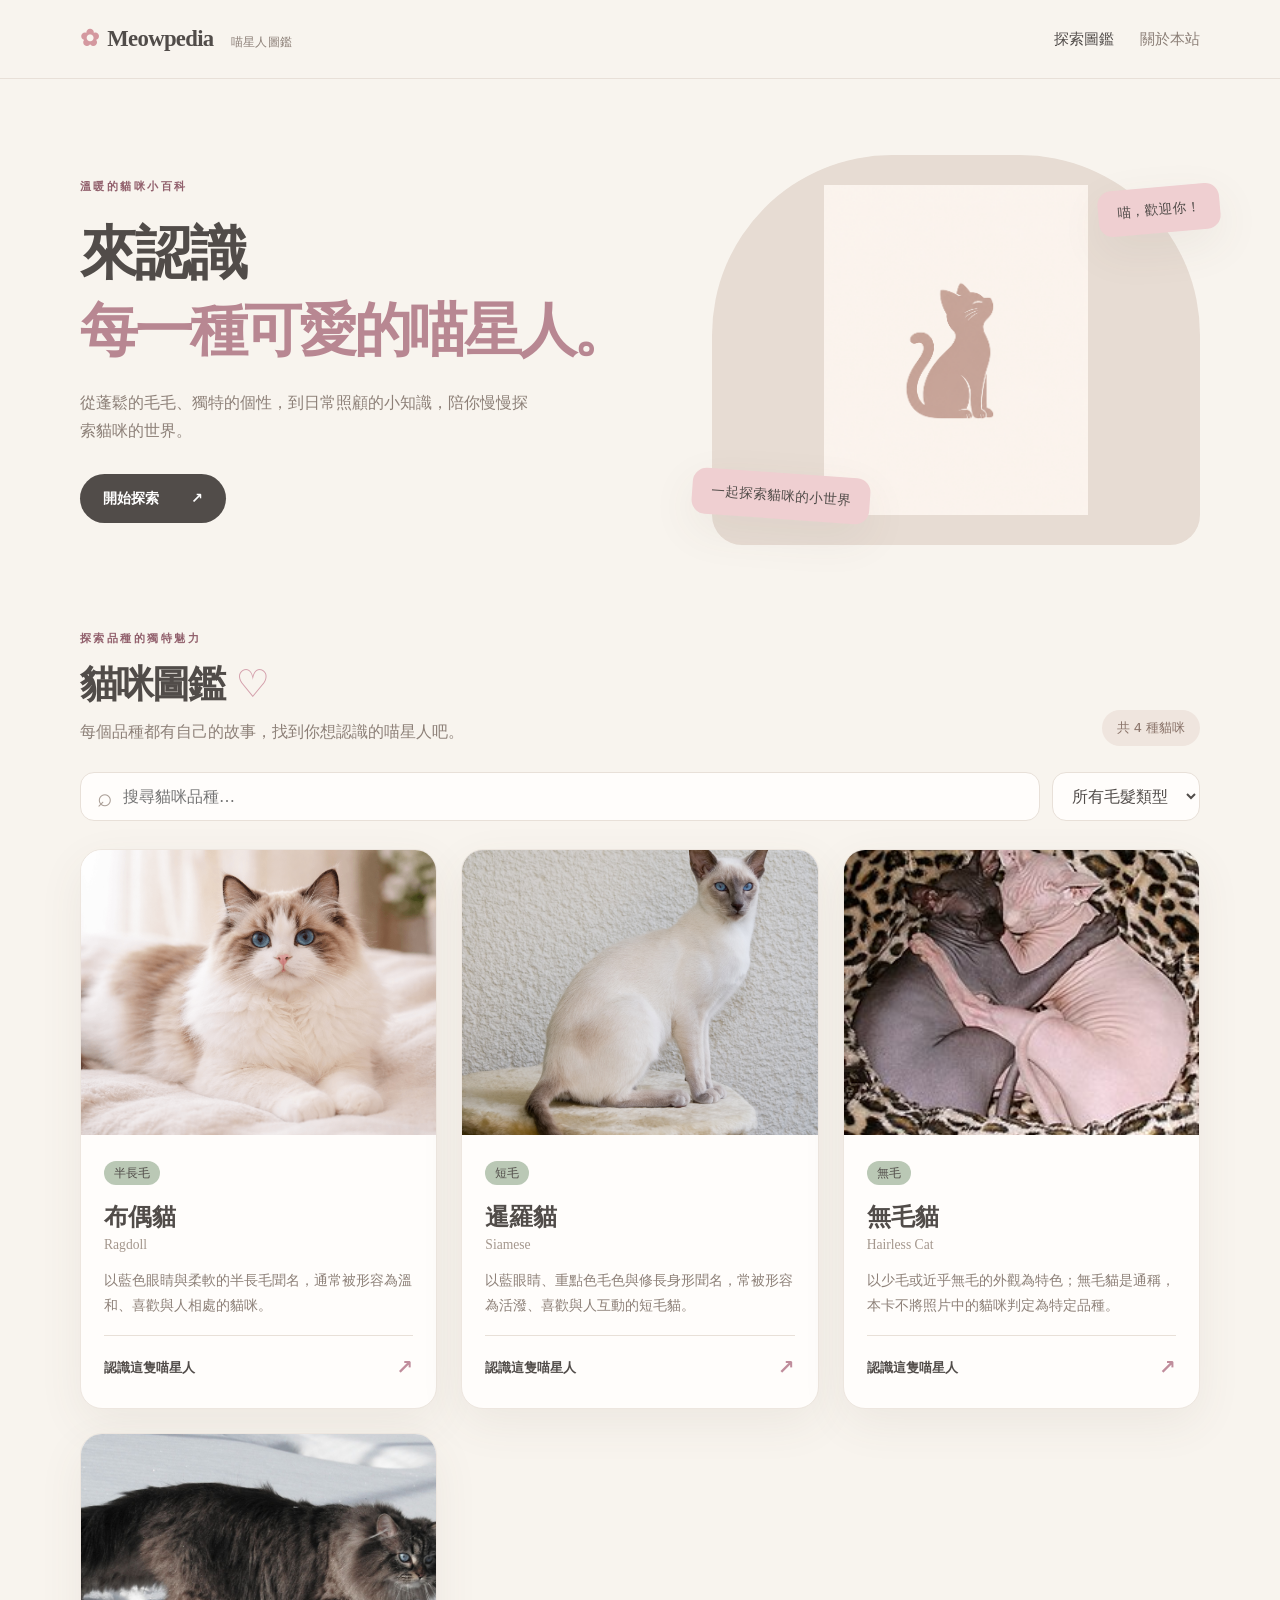
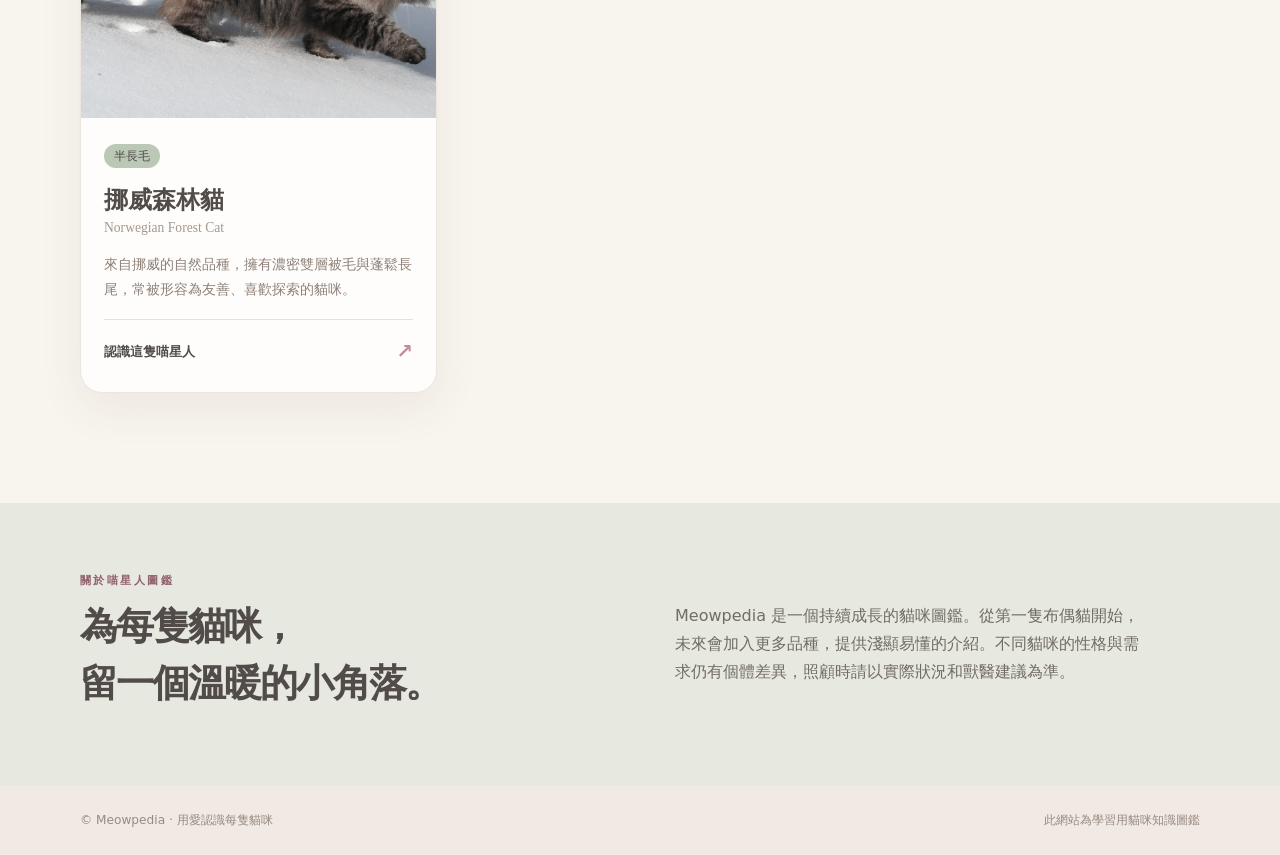
<file: index.html>
<!doctype html>
<html lang="zh-Hant">
  <head>
    <meta charset="UTF-8">
    <meta name="viewport" content="width=device-width, initial-scale=1">
    <meta name="description" content="Meowpedia 喵星人圖鑑：探索貓咪品種、外觀特徵、個性和照顧知識。">
    <title>Meowpedia｜喵星人圖鑑</title>
    <link rel="stylesheet" href="css/style.css">
    <script defer src="js/main.js"></script>
  </head>
  <body data-page="index">
    <header class="site-header">
      <div class="shell nav-bar">
        <a class="brand" href="index.html" aria-label="Meowpedia 首頁">
          <span class="brand-icon" aria-hidden="true">✿</span> Meowpedia
          <span class="brand-zh">喵星人圖鑑</span>
        </a>
        <nav aria-label="主要選單">
          <a class="nav-link active" href="index.html" aria-current="page">探索圖鑑</a>
          <a class="nav-link" href="#about">關於本站</a>
        </nav>
      </div>
    </header>
    <a class="skip-link" href="#main-content">跳至主要內容</a>
    <main id="main-content">
      <section class="hero shell" aria-labelledby="hero-title">
        <div class="hero-copy">
          <span class="eyebrow">溫暖的貓咪小百科</span>
          <h1 id="hero-title">來認識<br><em>每一種可愛的喵星人。</em></h1>
          <p>從蓬鬆的毛毛、獨特的個性，到日常照顧的小知識，陪你慢慢探索貓咪的世界。</p>
          <a class="button primary" href="#collection">開始探索 <span aria-hidden="true">↗</span></a>
        </div>
        <div class="hero-art">
          <img
            src="assets/images/profile/cat.png"
            alt="粉棕色的貓咪剪影"
            onerror="this.hidden = true; this.nextElementSibling.hidden = false;"
          >
          <div class="cat-placeholder hero-placeholder" hidden>
            貓咪圖片預留區
          </div>
          <div class="art-sticker sticker-top">
            喵，歡迎你！
          </div>
          <div class="art-sticker sticker-bottom">
            一起探索貓咪的小世界
          </div>
        </div>
      </section>
      <section id="collection" class="collection shell" aria-labelledby="collection-title">
        <div class="section-title">
          <div>
            <span class="eyebrow">探索品種的獨特魅力</span>
            <h2 id="collection-title">貓咪圖鑑 <span class="subtle">♡</span></h2>
            <p>每個品種都有自己的故事，找到你想認識的喵星人吧。</p>
          </div>
          <span class="count-pill" id="cat-count">載入中…</span>
        </div>
        <div class="controls">
          <label class="search-box">
            <span aria-hidden="true">⌕</span>
            <span class="sr-only">搜尋貓咪名稱</span>
            <input id="search-input" type="search" placeholder="搜尋貓咪品種…" autocomplete="off">
          </label>
          <label class="filter-wrap">
            <span class="sr-only">依毛髮長度篩選</span>
            <select id="coat-filter">
              <option value="all">所有毛髮類型</option>
              <option value="長毛">長毛</option>
              <option value="半長毛">半長毛</option>
              <option value="短毛">短毛</option>
              <option value="無毛">無毛</option>
            </select>
          </label>
        </div>
        <div id="cat-grid" class="cat-grid" aria-live="polite"></div>
        <p id="empty-state" class="empty-state" hidden>目前沒有符合條件的貓咪，試試其他關鍵字吧。</p>
      </section>
      <section id="about" class="about-strip">
        <div class="shell about-content">
          <div>
            <span class="eyebrow">關於喵星人圖鑑</span>
            <h2>為每隻貓咪，<br>留一個溫暖的小角落。</h2>
          </div>
          <p>Meowpedia 是一個持續成長的貓咪圖鑑。從第一隻布偶貓開始，未來會加入更多品種，提供淺顯易懂的介紹。不同貓咪的性格與需求仍有個體差異，照顧時請以實際狀況和獸醫建議為準。</p>
        </div>
      </section>
    </main>
    <noscript>
      <p class="error-panel">請啟用 JavaScript，以載入貓咪圖鑑與搜尋功能。</p>
    </noscript>
    <footer class="site-footer">
      <div class="shell footer-inner">
        <span>© Meowpedia · 用愛認識每隻貓咪</span>
        <span>此網站為學習用貓咪知識圖鑑</span>
      </div>
    </footer>
  </body>
</html>
</file>
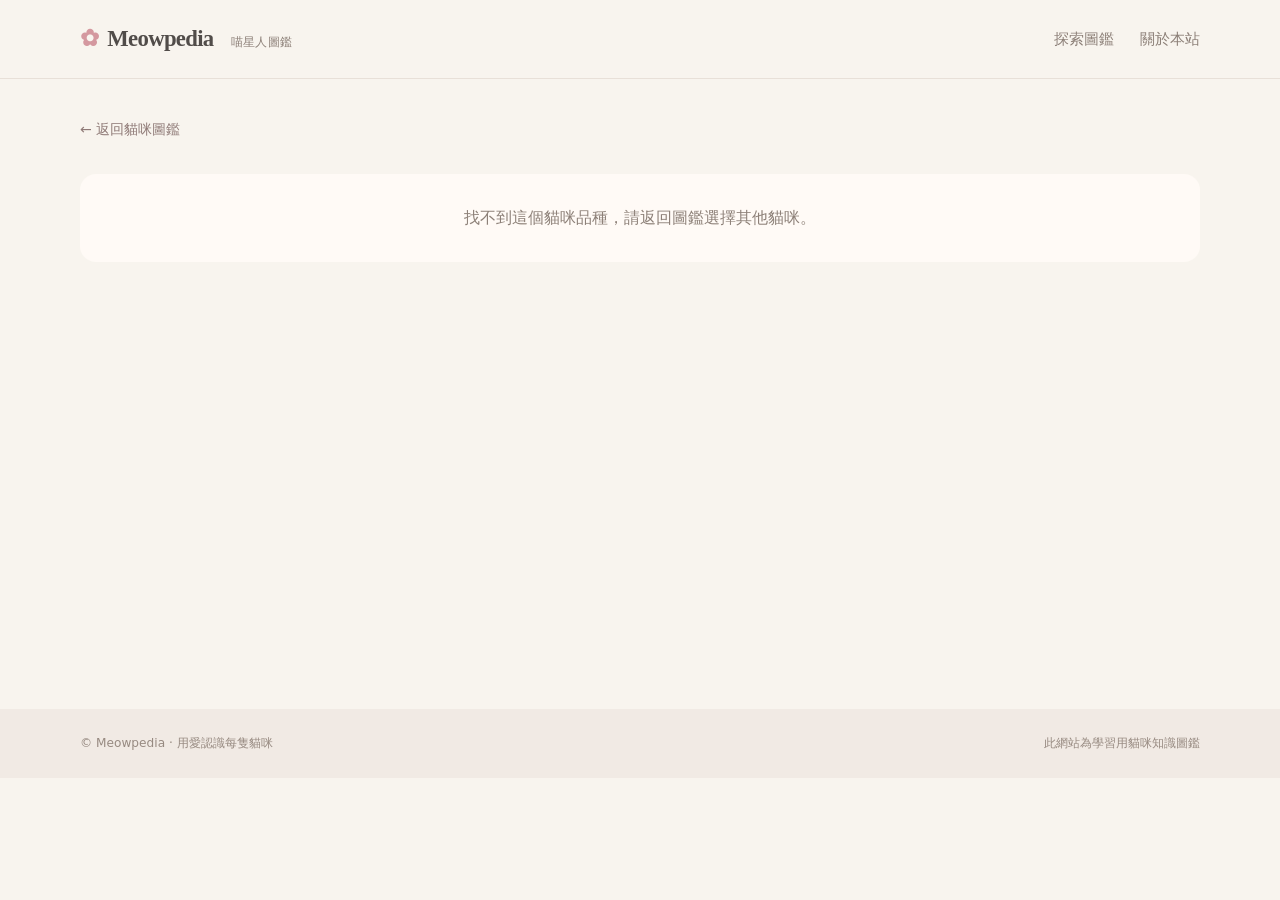
<file: cat.html>
<!doctype html>
<html lang="zh-Hant">
  <head>
    <meta charset="UTF-8">
    <meta name="viewport" content="width=device-width, initial-scale=1">
    <meta name="description" content="Meowpedia 喵星人圖鑑的貓咪品種介紹。">
    <title>品種介紹｜Meowpedia 喵星人圖鑑</title>
    <link rel="stylesheet" href="css/style.css">
    <script defer src="js/main.js"></script>
  </head>
  <body data-page="detail">
    <header class="site-header">
      <div class="shell nav-bar">
        <a class="brand" href="index.html" aria-label="Meowpedia 首頁">
          <span class="brand-icon" aria-hidden="true">✿</span> Meowpedia
          <span class="brand-zh">喵星人圖鑑</span>
        </a>
        <nav aria-label="主要選單">
          <a class="nav-link" href="index.html">探索圖鑑</a>
          <a class="nav-link" href="index.html#about">關於本站</a>
        </nav>
      </div>
    </header>
    <a class="skip-link" href="#main-content">跳至主要內容</a>
    <main id="main-content" class="shell detail-main">
      <a href="index.html#collection" class="back-link">← 返回貓咪圖鑑</a>
      <div id="detail-content" aria-live="polite">
        <p class="loading-text">正在載入貓咪資料…</p>
      </div>
    </main>
    <noscript>
      <p class="error-panel">請啟用 JavaScript，以載入貓咪圖鑑與搜尋功能。</p>
    </noscript>
    <footer class="site-footer">
      <div class="shell footer-inner">
        <span>© Meowpedia · 用愛認識每隻貓咪</span>
        <span>此網站為學習用貓咪知識圖鑑</span>
      </div>
    </footer>
  </body>
</html>
</file>
<file: css/style.css>
/* 共用設定 */
:root {
  --cream: #F8F4EE;
  --pink: #EFCFD1;
  --sage: #BAC8B5;
  --brown: #B49B8D;
  --ink: #514C49;
  --muted: #8d8078;
  --white: #fffdfb;
  --line: #e8e0d8;
  --shadow: 0 15px 45px rgba(94, 75, 67, .075);
}

* {
  box-sizing: border-box;
}

html {
  scroll-behavior: smooth;
}

body {
  margin: 0;
  background: var(--cream);
  color: var(--ink);
  font-family: "Noto Sans TC", "PingFang TC", "Microsoft JhengHei", system-ui, sans-serif;
  line-height: 1.75;
}

a {
  color: inherit;
  text-decoration: none;
}

button, input, select {
  font: inherit;
}

img {
  max-width: 100%;
  display: block;
}

.shell {
  width: min(1120px, calc(100% - 48px));
  margin-inline: auto;
}

/* 導覽列 */
.site-header {
  background: rgba(248, 244, 238, .93);
  border-bottom: 1px solid var(--line);
  position: sticky;
  top: 0;
  z-index: 10;
  backdrop-filter: blur(12px);
}

.nav-bar {
  min-height: 78px;
  display: flex;
  align-items: center;
  justify-content: space-between;
  gap: 16px;
}

.brand {
  font-family: Georgia, serif;
  font-size: 1.42rem;
  font-weight: 700;
  letter-spacing: -.03em;
  white-space: nowrap;
}

.brand-icon {
  color: #d4989f;
  margin-right: 4px;
}

.brand-zh {
  font: 500 .73rem system-ui, sans-serif;
  margin-left: 12px;
  color: var(--muted);
  letter-spacing: .04em;
}

.nav-bar nav {
  display: flex;
  gap: 26px;
}

.nav-link {
  font-size: .91rem;
  color: var(--muted);
  padding: 6px 0;
}

.nav-link:hover, .nav-link.active {
  color: var(--ink);
}

/* 首頁主視覺 */
.hero {
  padding-block: 76px 84px;
  display: grid;
  grid-template-columns: 1.07fr .93fr;
  align-items: center;
  gap: 70px;
}

.eyebrow {
  display: block;
  color: #92616d;
  letter-spacing: .22em;
  font-weight: 700;
  font-size: .71rem;
}

.hero h1 {
  font-size: clamp(2.3rem, 4.5vw, 4.2rem);
  line-height: 1.33;
  letter-spacing: -.055em;
  margin: 19px 0;
}

.hero h1 em {
  font-style: normal;
  color: #b88792;
}

.hero-copy>p {
  max-width: 450px;
  color: var(--muted);
  font-size: 1.02rem;
  margin-bottom: 28px;
}

.button {
  display: inline-flex;
  align-items: center;
  gap: 32px;
  padding: 12px 23px;
  border-radius: 999px;
  font-size: .89rem;
  font-weight: 700;
}

.button.primary {
  background: var(--ink);
  color: #fff;
}

.button:hover {
  transform: translateY(-2px);
  transition: transform .2s;
}

.hero-art {
  position: relative;
  background: #e7dcd3;
  border-radius: 180px 180px 30px 30px;
  min-height: 390px;
  display: grid;
  place-items: center;
  padding: 25px;
}

.cat-placeholder {
  background: linear-gradient(145deg, #f3e4dc, #e7ece2);
  color: #978a82;
  display: flex;
  align-items: center;
  justify-content: center;
  flex-direction: column;
  gap: 8px;
  text-align: center;
  border: 1px dashed #c4b8af;
  border-radius: 22px;
  min-height: 190px;
  padding: 20px;
  font-size: .95rem;
}

.cat-placeholder small {
  font-size: .7rem;
  opacity: .8;
  overflow-wrap: anywhere;
}

.placeholder-icon {
  font-size: 2.5rem;
  color: #b48c95;
  line-height: 1;
}

.hero-placeholder {
  width: 100%;
  height: 330px;
  background: rgba(255, 253, 251, .3);
  max-width: 100%;
}

.art-sticker {
  position: absolute;
  background: var(--pink);
  border-radius: 14px;
  padding: 11px 19px;
  box-shadow: var(--shadow);
  font-family: Georgia, serif;
  font-size: .85rem;
  transform: rotate(-5deg);
}

.sticker-top {
  top: 32px;
  right: -20px;
}

.sticker-bottom {
  bottom: 26px;
  left: -20px;
  transform: rotate(4deg);
}

/* 圖鑑、搜尋與篩選 */
.collection {
  padding-bottom: 110px;
  scroll-margin-top: 100px;
}

.section-title {
  display: flex;
  align-items: end;
  justify-content: space-between;
  gap: 18px;
  margin-bottom: 26px;
}

.section-title h2, .about-strip h2 {
  font-size: clamp(1.8rem, 3vw, 2.7rem);
  letter-spacing: -.05em;
  line-height: 1.5;
  margin: 6px 0;
}

.section-title p {
  color: var(--muted);
  margin: 0;
}

.subtle {
  color: #d39eaa;
}

.count-pill {
  background: #efe5de;
  padding: 7px 15px;
  border-radius: 99px;
  white-space: nowrap;
  font-size: .81rem;
  color: #8a746a;
}

.controls {
  display: flex;
  gap: 12px;
  margin-bottom: 28px;
}

.search-box, .filter-wrap {
  background: var(--white);
  border: 1px solid var(--line);
  border-radius: 14px;
  min-height: 49px;
  display: flex;
  align-items: center;
}

.search-box {
  flex: 1;
  gap: 8px;
  padding: 0 16px;
}

.search-box>span:first-child {
  font-size: 1.6rem;
  color: #aa9e96;
}

.search-box input {
  border: 0;
  background: transparent;
  outline: none;
  width: 100%;
  color: var(--ink);
}

.filter-wrap select {
  border: 0;
  background: transparent;
  color: var(--ink);
  padding: 10px 15px;
  outline: none;
}

.cat-grid {
  display: grid;
  grid-template-columns: repeat(3, minmax(0, 1fr));
  gap: 24px;
}

.cat-card {
  background: var(--white);
  border: 1px solid #ede6df;
  border-radius: 22px;
  overflow: hidden;
  box-shadow: var(--shadow);
  transition: transform .2s, box-shadow .2s;
}

.cat-card:hover {
  transform: translateY(-5px);
  box-shadow: 0 20px 45px rgba(94, 75, 67, .13);
}

.card-photo {
  aspect-ratio: 5/4;
  background: #ebdfd9;
  overflow: hidden;
}

.card-photo img {
  height: 100%;
  width: 100%;
  object-fit: cover;
}

.card-photo .cat-placeholder {
  height: 100%;
  border: 0;
  border-radius: 0;
}

.card-info {
  padding: 23px;
}

.mini-tag {
  background: var(--sage);
  color: var(--ink);
  padding: 5px 10px;
  border-radius: 99px;
  font-size: .72rem;
}

.card-info h3 {
  font-size: 1.48rem;
  line-height: 1.3;
  margin: 16px 0 0;
}

.english-name {
  font-family: Georgia, serif;
  color: #a4978d;
  font-size: .85rem;
  margin: 0;
}

.card-summary {
  font-size: .89rem;
  color: var(--muted);
  min-height: 3.5em;
  margin: 12px 0 17px;
}

.card-foot {
  border-top: 1px solid var(--line);
  padding-top: 14px;
  display: flex;
  justify-content: space-between;
  align-items: center;
  font-size: .83rem;
  font-weight: 700;
}

.card-foot .arrow {
  font-size: 1.25rem;
  color: #c08d9c;
}

.empty-state, .error-panel {
  text-align: center;
  border-radius: 16px;
  background: #fffaf6;
  padding: 30px;
  color: var(--muted);
}

/* 網站簡介與頁尾 */
.about-strip {
  background: #e7e8df;
  padding: 68px 0;
}

.about-content {
  display: grid;
  grid-template-columns: 1fr 1fr;
  gap: 70px;
  align-items: center;
}

.about-content p {
  color: #716c65;
  max-width: 470px;
}

.site-footer {
  background: #f1eae4;
}

.footer-inner {
  display: flex;
  justify-content: space-between;
  gap: 12px;
  padding-block: 24px;
  font-size: .76rem;
  color: #978a81;
}

/* 品種詳情 */
.detail-main {
  padding-top: 32px;
  padding-bottom: 100px;
  min-height: 70vh;
}

.back-link {
  display: inline-block;
  margin: 6px 0 32px;
  font-size: .88rem;
  color: #8f7a77;
}

.back-link:hover {
  text-decoration: underline;
}

.detail-hero {
  display: grid;
  grid-template-columns: .85fr 1.15fr;
  gap: 56px;
  align-items: center;
}

.detail-photo {
  aspect-ratio: 4/4.5;
  overflow: hidden;
  border-radius: 26px;
  background: #f1e7e1;
}

.detail-photo img {
  width: 100%;
  height: 100%;
  object-fit: cover;
}

.detail-photo .cat-placeholder {
  height: 100%;
  min-height: 320px;
}

.detail-heading h1 {
  font-size: clamp(2.5rem, 5vw, 4.5rem);
  margin: 9px 0 0;
  letter-spacing: -.06em;
}

.detail-english {
  font: italic 1.35rem Georgia, serif;
  color: #92616d;
  margin: 0 0 20px;
}

.detail-summary {
  font-size: 1.06rem;
  color: #776b66;
}

.meta-chips {
  display: flex;
  gap: 10px;
  flex-wrap: wrap;
  margin-top: 20px;
}

.meta-chips span {
  background: #ece5df;
  border-radius: 99px;
  padding: 7px 16px;
  font-size: .8rem;
}

.detail-body {
  max-width: 900px;
  margin: 60px auto 0;
  display: grid;
  grid-template-columns: repeat(2, minmax(0, 1fr));
  gap: 20px;
}

.detail-section {
  background: var(--white);
  padding: 28px 30px;
  border-radius: 19px;
  border: 1px solid var(--line);
}

.detail-section h2 {
  font-size: 1.23rem;
  margin: 0 0 12px;
}

.detail-section p {
  font-size: .94rem;
  color: #766d67;
  margin: 0;
}

.care-panel {
  background: #e8ede5;
}

.care-list {
  padding-left: 20px;
  color: #766d67;
  margin: 0;
}

.care-list li {
  margin: 7px 0;
}

.sources-list {
  padding-left: 20px;
  overflow-wrap: anywhere;
}

.sources-list a {
  text-decoration: underline;
}

.disclaimer {
  text-align: center;
  font-size: .78rem;
  color: #9b9088;
  margin-top: 36px;
}

.loading-text {
  padding: 50px;
  color: var(--muted);
}

.sr-only {
  position: absolute!important;
  width: 1px;
  height: 1px;
  padding: 0;
  margin: -1px;
  overflow: hidden;
  clip: rect(0, 0, 0, 0);
  white-space: nowrap;
  border: 0;
}

[hidden] {
  display: none!important;
}

.hero-art img {
  width: 100%;
  height: 330px;
  object-fit: contain;
}

:focus-visible {
  outline: 3px solid var(--ink);
  outline-offset: 5px;
}

.search-box:focus-within, .filter-wrap:focus-within {
  outline: 2px solid var(--ink);
  outline-offset: 3px;
}

.skip-link {
  position: fixed;
  top: 8px;
  left: 16px;
  z-index: 30;
  background: var(--white);
  padding: 10px 18px;
  border-radius: 12px;
  transform: translateY(-160%);
}

.skip-link:focus {
  transform: translateY(0);
}

.hero-copy, .hero-art, .detail-heading, .detail-section {
  min-width: 0;
}

.hero h1, .detail-heading h1 {
  overflow-wrap: anywhere;
}

#about {
  scroll-margin-top: 100px;
}

/* 平板與手機 */
@media (max-width: 850px) {
  .hero {
    grid-template-columns: 1fr;
    gap: 45px;
    padding-block: 55px;
  }
  .hero-art {
    max-width: 540px;
    width: 100%;
    justify-self: center;
  }
  .cat-grid {
    grid-template-columns: repeat(2, minmax(0, 1fr));
  }
  .detail-hero {
    gap: 30px;
  }
  .about-content {
    gap: 28px;
  }
}

@media (max-width: 600px) {
  .shell {
    width: min(100% - 32px, 1120px);
  }
  .nav-bar {
    min-height: 66px;
    flex-wrap: wrap;
    padding-block: 10px;
  }
  .brand {
    font-size: 1.15rem;
  }
  .brand-zh {
    display: none;
  }
  .nav-bar nav {
    gap: 15px;
  }
  .nav-link {
    font-size: .78rem;
  }
  .hero {
    padding-block: 42px 65px;
  }
  .hero h1 {
    font-size: 2.25rem;
  }
  .hero-art {
    min-height: 280px;
    border-radius: 130px 130px 28px 28px;
    padding: 20px;
  }
  .hero-placeholder {
    height: 235px;
    min-height: 235px;
  }
  .art-sticker {
    font-size: .65rem;
  }
  .sticker-top {
    right: 4px;
  }
  .sticker-bottom {
    left: 4px;
  }
  .section-title {
    align-items: start;
    flex-direction: column;
  }
  .controls {
    flex-direction: column;
  }
  .cat-grid {
    grid-template-columns: 1fr;
  }
  .about-content, .detail-hero, .detail-body {
    grid-template-columns: 1fr;
  }
  .about-strip {
    padding: 48px 0;
  }
  .footer-inner {
    flex-direction: column;
  }
  .detail-photo {
    max-height: 390px;
  }
  .detail-body {
    margin-top: 30px;
  }
  .detail-section {
    padding: 24px;
  }
  .hero-art img {
    height: 235px;
  }
  .filter-wrap select {
    width: 100%;
  }
  .search-box input {
    min-width: 0;
  }
}

@media (prefers-reduced-motion: reduce) {
  html {
    scroll-behavior: auto;
  }
  *, *::before, *::after {
    transition: none!important;
    animation: none!important;
  }
}
</file>
